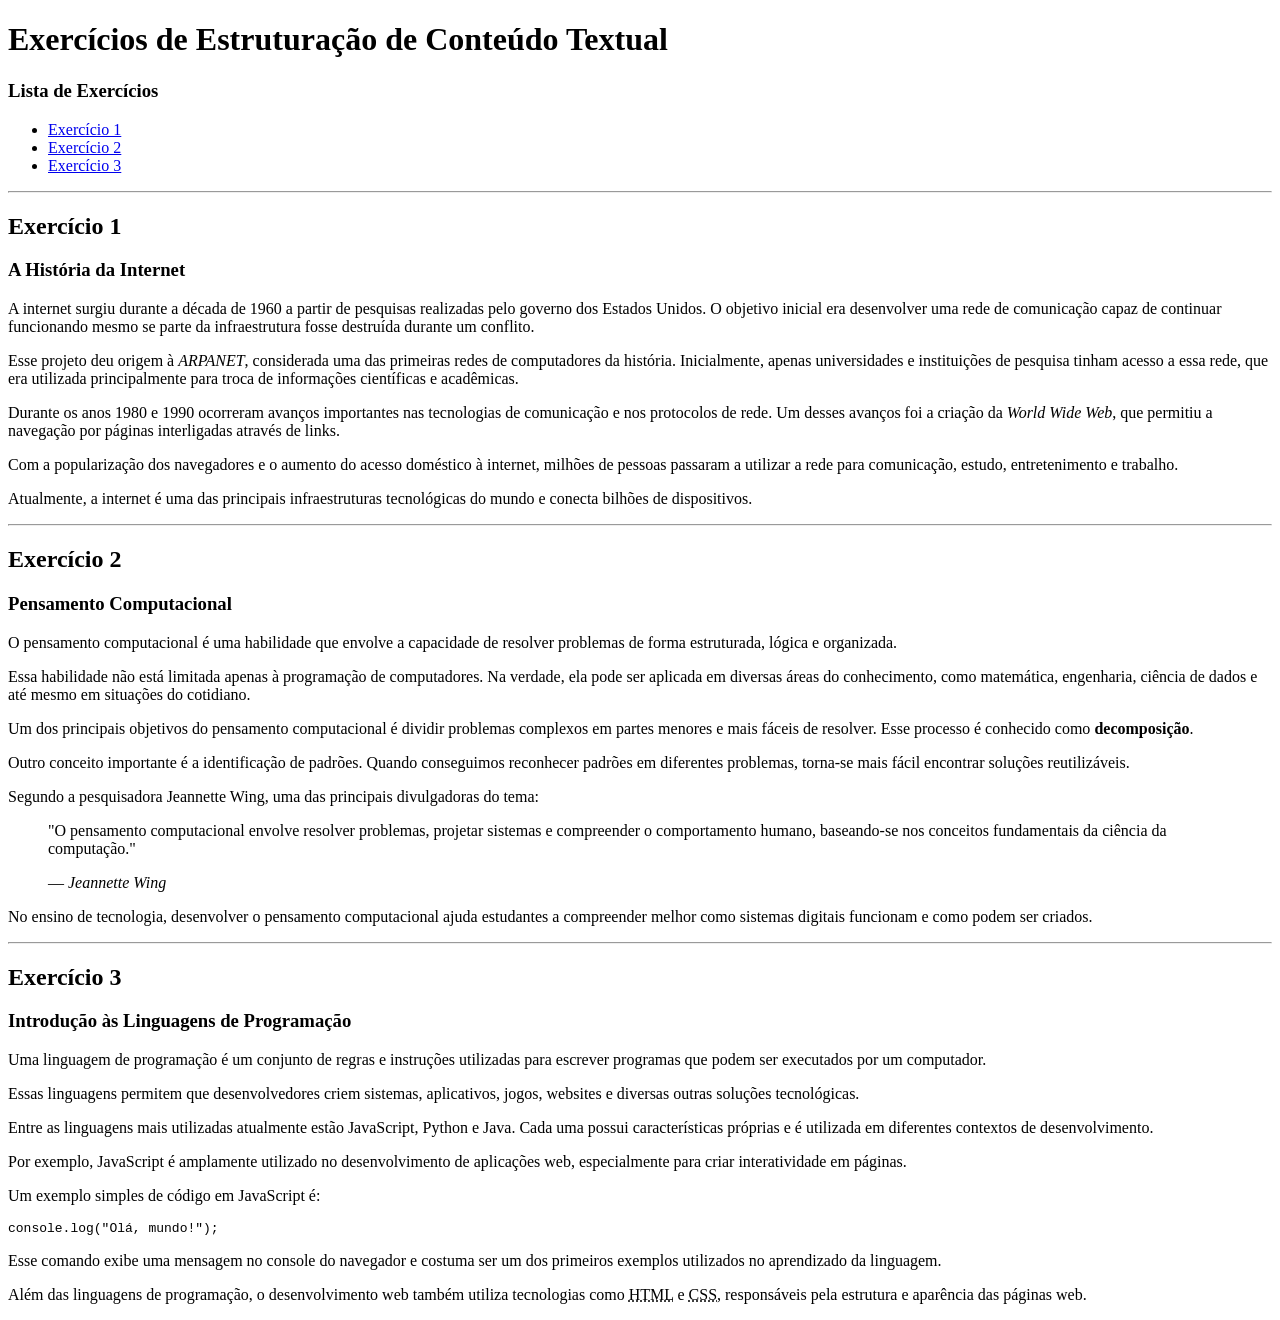
<file: Estruturação de Texto com HTML Semântico/index.html>
<!DOCTYPE html>
<html lang="pt-BR">
<head>
    <meta charset="UTF-8">
    <meta name="viewport" content="width=device-width, initial-scale=1.0">
    <title>Estruturação de Texto com HTML Semântico</title>
    <h1>Exercícios de Estruturação de Conteúdo Textual</h1>
    <nav>
        <h3> Lista de Exercícios</h3>
        <ul>
            <li><a href="#1">Exercício 1</a></li>
            <li><a href="#2">Exercício 2</a></li>
            <li><a href="#3">Exercício 3</a></li>
        </ul>
    </nav>
</head>
<body>

    

    <hr>

    <h2 id="1">Exercício 1</h2>
    <h3>A História da Internet</h3>

    <p>
        A internet surgiu durante a década de 1960 a partir de pesquisas realizadas pelo governo dos Estados Unidos.
        O objetivo inicial era desenvolver uma rede de comunicação capaz de continuar funcionando mesmo se parte da
        infraestrutura fosse destruída durante um conflito.
    </p>

    <p>
        Esse projeto deu origem à <em>ARPANET</em>, considerada uma das primeiras redes de computadores da história.
        Inicialmente, apenas universidades e instituições de pesquisa tinham acesso a essa rede, que era utilizada
        principalmente para troca de informações científicas e acadêmicas.
    </p>

    <p>
        Durante os anos 1980 e 1990 ocorreram avanços importantes nas tecnologias de comunicação e nos protocolos de rede.
        Um desses avanços foi a criação da <em>World Wide Web</em>, que permitiu a navegação por páginas interligadas
        através de links.
    </p>

    <p>
        Com a popularização dos navegadores e o aumento do acesso doméstico à internet, milhões de pessoas passaram
        a utilizar a rede para comunicação, estudo, entretenimento e trabalho.
    </p>

    <p>
        Atualmente, a internet é uma das principais infraestruturas tecnológicas do mundo e conecta bilhões de dispositivos.
    </p>

    <hr>

    <h2 id="2">Exercício 2</h2>
    <h3>Pensamento Computacional</h3>

    <p>
        O pensamento computacional é uma habilidade que envolve a capacidade de resolver problemas de forma estruturada,
        lógica e organizada.
    </p>

    <p>
        Essa habilidade não está limitada apenas à programação de computadores. Na verdade, ela pode ser aplicada em
        diversas áreas do conhecimento, como matemática, engenharia, ciência de dados e até mesmo em situações do cotidiano.
    </p>

    <p>
        Um dos principais objetivos do pensamento computacional é dividir problemas complexos em partes menores e mais
        fáceis de resolver. Esse processo é conhecido como <strong>decomposição</strong>.
    </p>

    <p>
        Outro conceito importante é a identificação de padrões. Quando conseguimos reconhecer padrões em diferentes problemas,
        torna-se mais fácil encontrar soluções reutilizáveis.
    </p>

    <p>Segundo a pesquisadora Jeannette Wing, uma das principais divulgadoras do tema:</p>

    <blockquote>
        <p>
            "O pensamento computacional envolve resolver problemas, projetar sistemas e compreender o comportamento humano,
            baseando-se nos conceitos fundamentais da ciência da computação."
        </p>
        <footer>— <cite>Jeannette Wing</cite></footer>
    </blockquote>

    <p>
        No ensino de tecnologia, desenvolver o pensamento computacional ajuda estudantes a compreender melhor como sistemas
        digitais funcionam e como podem ser criados.
    </p>

    <hr>

    <h2 id="3">Exercício 3</h2>
    <h3>Introdução às Linguagens de Programação</h3>

    <p>
        Uma linguagem de programação é um conjunto de regras e instruções utilizadas para escrever programas que podem ser
        executados por um computador.
    </p>

    <p>
        Essas linguagens permitem que desenvolvedores criem sistemas, aplicativos, jogos, websites e diversas outras
        soluções tecnológicas.
    </p>

    <p>
        Entre as linguagens mais utilizadas atualmente estão JavaScript, Python e Java. Cada uma possui características
        próprias e é utilizada em diferentes contextos de desenvolvimento.
    </p>

    <p>
        Por exemplo, JavaScript é amplamente utilizado no desenvolvimento de aplicações web, especialmente para criar
        interatividade em páginas.
    </p>

    <p>Um exemplo simples de código em JavaScript é:</p>

    <pre><code>console.log("Olá, mundo!");</code></pre>

    <p>
        Esse comando exibe uma mensagem no console do navegador e costuma ser um dos primeiros exemplos utilizados no
        aprendizado da linguagem.
    </p>

    <p>
        Além das linguagens de programação, o desenvolvimento web também utiliza tecnologias como
        <abbr title="HyperText Markup Language">HTML</abbr> e
        <abbr title="Cascading Style Sheets">CSS</abbr>, responsáveis pela estrutura e aparência das páginas web.
    </p>

</body>
</html>
</file>
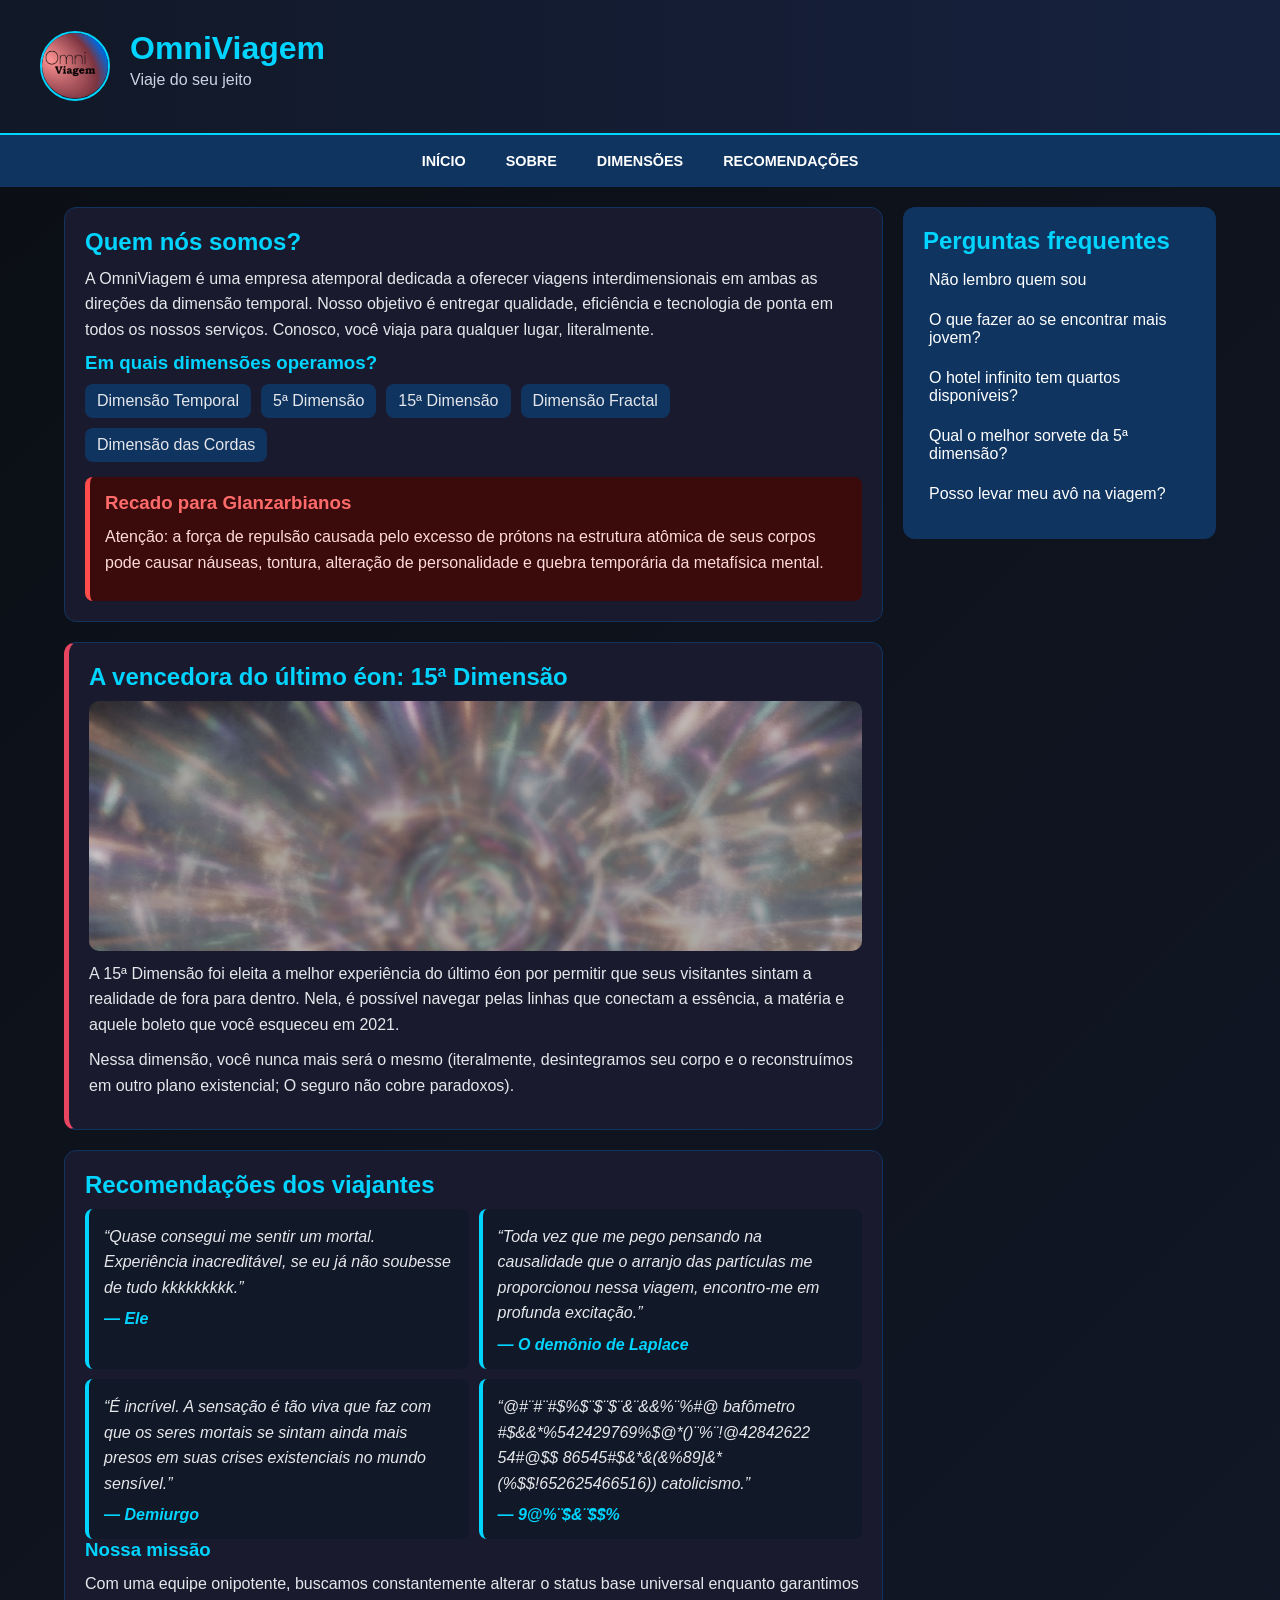
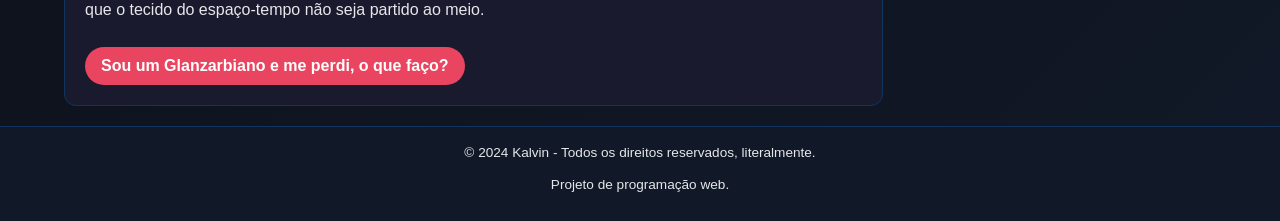
<file: Trabalho avaliativo do trimestre/index.html>
<!DOCTYPE html>
<html lang="pt-br">
<head>
    <meta charset="UTF-8">
    <meta name="viewport" content="width=device-width, initial-scale=1.0">
    <title>OmniViagem - Viaje do seu jeito</title>
    <link rel="stylesheet" href="style.css">
</head>
<body>

    <header>
        <div class="header-container">
            <div class="logo-circulo">
                <img src="img/logo.png" alt="Logo da OmniViagem">
            </div>

            <div class="header-text">
                <h1>OmniViagem</h1>
                <p>Viaje do seu jeito</p>
            </div>
        </div>
    </header>

    <nav>
        <a href="#">Início</a>
        <a href="#">Sobre</a>
        <a href="#">Dimensões</a>
        <a href="#">Recomendações</a>
    </nav>

    <div class="container-principal">
        <main>

            <section>
                <h2>Quem nós somos?</h2>

                <p>
                    A OmniViagem é uma empresa atemporal dedicada a oferecer viagens interdimensionais 
                    em ambas as direções da dimensão temporal. Nosso objetivo é entregar qualidade, 
                    eficiência e tecnologia de ponta em todos os nossos serviços. Conosco, você viaja 
                    para qualquer lugar, literalmente.
                </p>

                <h3>Em quais dimensões operamos?</h3>

                <ul class="lista-dimensoes">
                    <li>Dimensão Temporal</li>
                    <li>5ª Dimensão</li>
                    <li>15ª Dimensão</li>
                    <li>Dimensão Fractal</li>
                    <li>Dimensão das Cordas</li>
                </ul>

                <div class="aviso">
                    <h3>Recado para Glanzarbianos</h3>
                    <p>
                        Atenção: a força de repulsão causada pelo excesso de prótons na estrutura
                        atômica de seus corpos pode causar náuseas, tontura, alteração de personalidade
                        e quebra temporária da metafísica mental.
                    </p>
                </div>
            </section>

            <article>
                <h2>A vencedora do último éon: 15ª Dimensão</h2>

                <div class="imagem-viagem">
                    <img src="img/viagem.png" alt="Interior da nave OmniViagem">
                </div>

                <p>
                    A 15ª Dimensão foi eleita a melhor experiência do último éon por permitir que
                    seus visitantes sintam a realidade de fora para dentro. Nela, é possível navegar
                    pelas linhas que conectam a essência, a matéria e aquele boleto que você esqueceu
                    em 2021.
                </p>

                <p>
                    Nessa dimensão, você nunca mais será o mesmo (iteralmente, desintegramos seu corpo
                    e o reconstruímos em outro plano existencial; O seguro não cobre paradoxos).
                </p>
            </article>

            <section>
                <h2>Recomendações dos viajantes</h2>

                <div class="depoimentos">
                    <blockquote>
                        <p>
                            “Quase consegui me sentir um mortal. Experiência inacreditável, se eu já não 
                            soubesse de tudo kkkkkkkkk.”
                        </p>
                        <cite>— Ele</cite>
                    </blockquote>

                    <blockquote>
                        <p>
                            “Toda vez que me pego pensando na causalidade que o arranjo das partículas me 
                            proporcionou nessa viagem, encontro-me em profunda excitação.”
                        </p>
                        <cite>— O demônio de Laplace</cite>
                    </blockquote>

                    <blockquote>
                        <p>
                            “É incrível. A sensação é tão viva que faz com que os seres mortais se sintam 
                            ainda mais presos em suas crises existenciais no mundo sensível.”
                        </p>
                        <cite>— Demiurgo</cite>
                    </blockquote>

                    <blockquote>
                        <p>
                            “@#¨#¨#$%$¨$¨$¨&¨&&%¨%#@ bafômetro #$&&*%542429769%$@*()¨%¨!@42842622 54#@$$
                            86545#$&*&(&%89]&*(%$$!652625466516)) catolicismo.”
                        </p>
                        <cite>— 9@%¨$&¨$$%</cite>
                    </blockquote>
                </div>

                <h3>Nossa missão</h3>

                <p>
                    Com uma equipe onipotente, buscamos constantemente alterar o status base universal 
                    enquanto garantimos que o tecido do espaço-tempo não seja partido ao meio.
                </p>

                <a href="#" class="botao-glanzarbiano">
                    Sou um Glanzarbiano e me perdi, o que faço?
                </a>
            </section>

        </main>

        <aside>
            <h2>Perguntas frequentes</h2>

            <ul>
                <li><a href="#">Não lembro quem sou</a></li>
                <li><a href="#">O que fazer ao se encontrar mais jovem?</a></li>
                <li><a href="#">O hotel infinito tem quartos disponíveis?</a></li>
                <li><a href="#">Qual o melhor sorvete da 5ª dimensão?</a></li>
                <li><a href="#">Posso levar meu avô na viagem?</a></li>
            </ul>
        </aside>
    </div>

    <footer>
        <p>&copy; 2024 Kalvin - Todos os direitos reservados, literalmente.</p>
        <p>Projeto de programação web.</p>
    </footer>

</body>
</html>
</file>
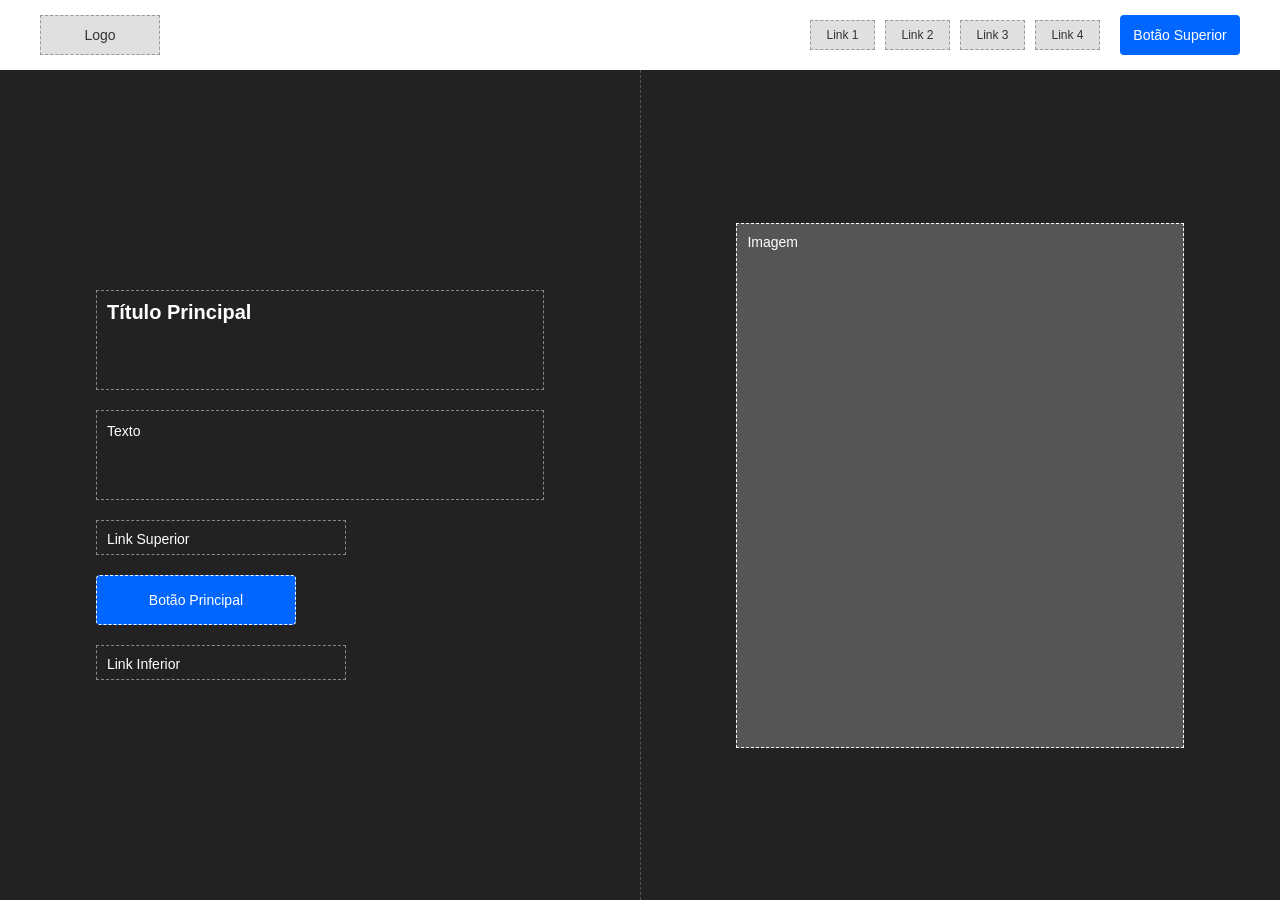
<file: Criação de layouts usando flexbox/Layout1/index.html>
<!DOCTYPE html>
<html lang="pt-BR">
<head>
    <meta charset="UTF-8">
    <meta name="viewport" content="width=device-width, initial-scale=1.0">
    <title>Layout 1</title>
    <link rel="stylesheet" href="style.css">
</head>
<body>

    <header>
        <div class="slot logo-slot">Logo</div>
        
        <div class="nav-container">
            <nav>
                <div class="slot nav-link">Link 1</div>
                <div class="slot nav-link">Link 2</div>
                <div class="slot nav-link">Link 3</div>
                <div class="slot nav-link">Link 4</div>
            </nav>
            <div class="slot btn-header">Botão Superior</div>
        </div>
    </header>

    <main>
        <section class="left-col">
            <div class="content-wrapper">
                <div class="slot title-slot">
                    <strong>Título Principal</strong>
                </div>
                
                <div class="slot desc-slot">
                    Texto
                </div>
                
                <div class="slot link-minor-slot">
                    Link Superior
                </div>
                
                <div class="slot btn-main-slot">
                    Botão Principal
                </div>
                
                <div class="slot link-bottom-slot">
                    Link Inferior
                </div>
            </div>
        </section>

        <section class="right-col">
            <div class="slot image-slot">
                Imagem
            </div>
        </section>
    </main>

</body>
</html>
</file>
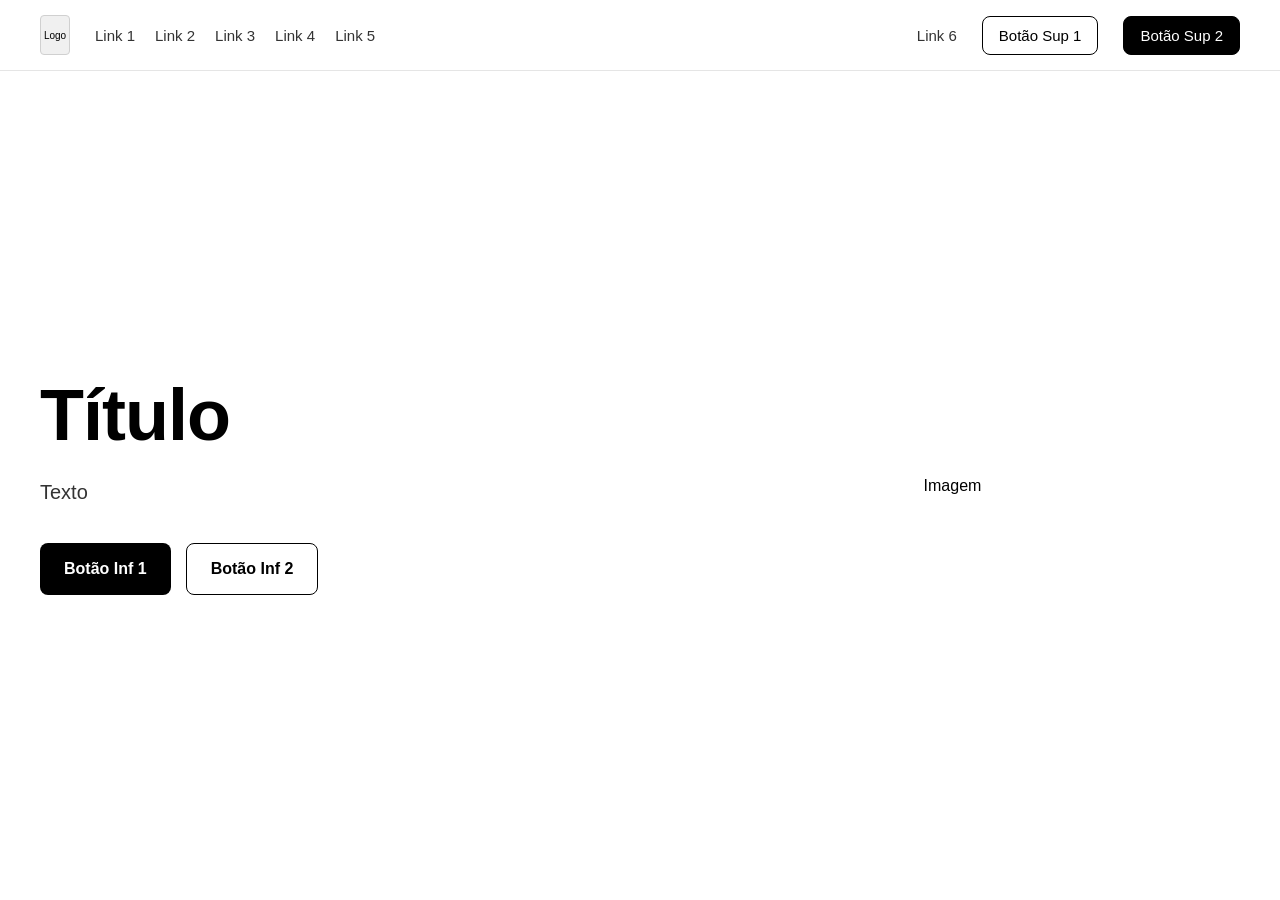
<file: Criação de layouts usando flexbox/Layout2/index.html>
<!DOCTYPE html>
<html lang="pt-PT">
<head>
    <meta charset="UTF-8">
    <meta name="viewport" content="width=device-width, initial-scale=1.0">
    <title>Layout 2</title>
    <link rel="stylesheet" href="style.css">
</head>
<body>

    <header>
        <div class="header-left">
            <div class="slot logo-slot">Logo</div>
            <nav class="nav-links">
                <div class="slot link-slot">Link 1</div>
                <div class="slot link-slot">Link 2</div>
                <div class="slot link-slot">Link 3</div>
                <div class="slot link-slot">Link 4</div>
                <div class="slot link-slot">Link 5</div>
            </nav>
        </div>
        
        <div class="header-right">
            <div class="slot link-slot">Link 6</div>
            <div class="slot btn-outline-header">Botão Sup 1</div>
            <div class="slot btn-solid-header">Botão Sup 2</div>
        </div>
    </header>

    <main>
        <section class="left-col">
            <div class="content-wrapper">
                <div class="slot title-slot">
                    <strong>Título</strong>
                </div>
                
                <div class="slot desc-slot">
                    Texto 
                </div>
                
                <div class="button-group">
                    <div class="slot btn-solid-main">
                        Botão Inf 1
                    </div>
                    <div class="slot btn-outline-main">
                        Botão Inf 2
                    </div>
                </div>
            </div>
        </section>

        <section class="right-col">
            <div class="slot image-column-slot">
                Imagem 
            </div>
        </section>
    </main>

</body>
</html>
</file>
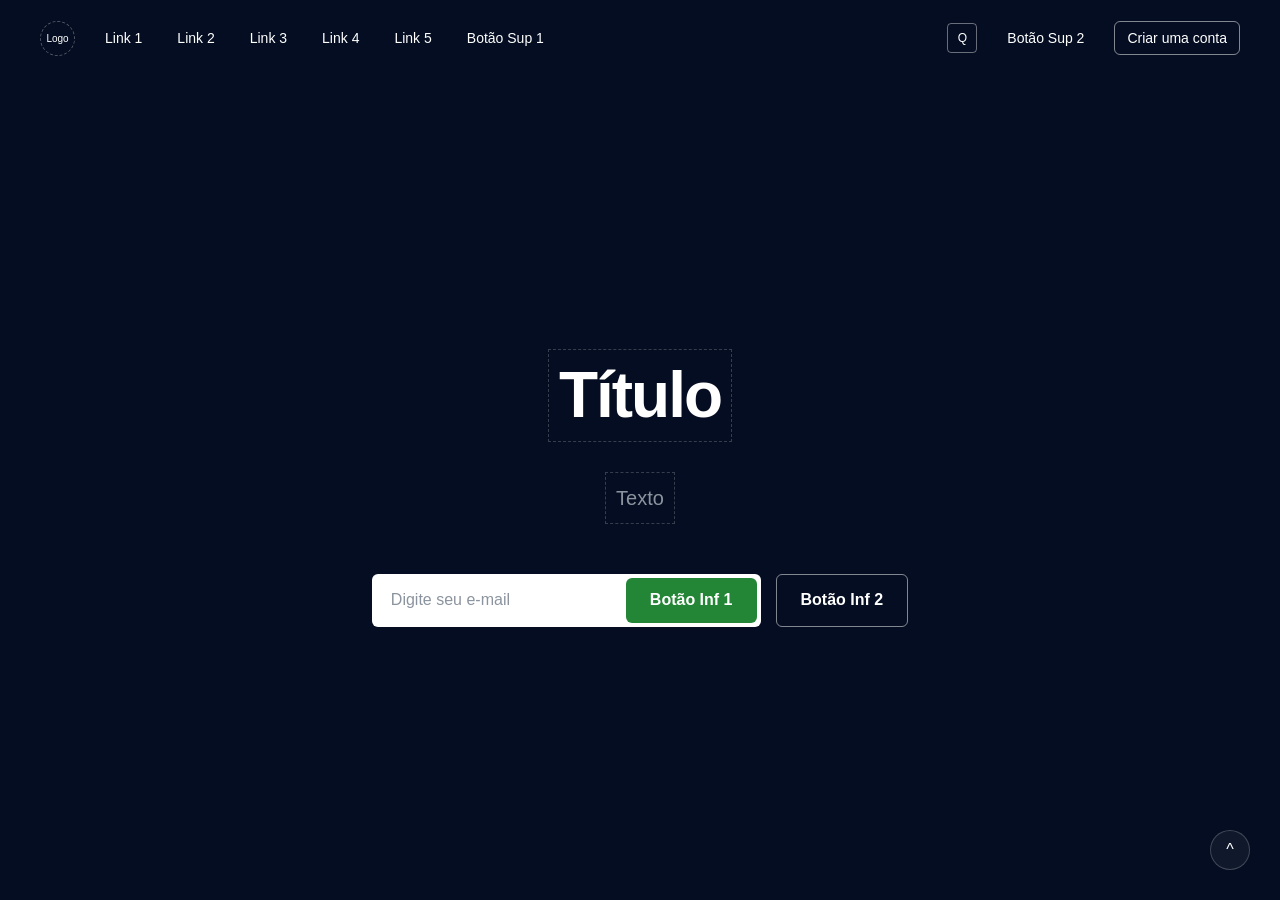
<file: Criação de layouts usando flexbox/Layout3/index.html>
<!DOCTYPE html>
<html lang="pt-BR">
<head>
    <meta charset="UTF-8">
    <meta name="viewport" content="width=device-width, initial-scale=1.0">
    <title>Layout 3</title>
    <link rel="stylesheet" href="style.css">
</head>
<body>

    <header>
        <div class="header-left">
            <div class="slot logo-slot">Logo</div>
            <nav class="nav-links">
                <div class="slot link-slot">Link 1</div>
                <div class="slot link-slot">Link 2</div>
                <div class="slot link-slot">Link 3</div>
                <div class="slot link-slot">Link 4</div>
                <div class="slot link-slot">Link 5</div>
                <div class="slot link-slot">Botão Sup 1</div>
            </nav>
        </div>
        
        <div class="header-right">
            <div class="slot search-slot">Q</div>
            <div class="slot link-slot">Botão Sup 2</div>
            <div class="slot btn-outline-header">Criar uma conta</div>
        </div>
    </header>

    <main>
        <section class="hero-section">
            <div class="content-wrapper">
                <div class="slot title-slot">
                    Título
                </div>
                
                <div class="slot desc-slot">
                    Texto
                </div>
                
                <div class="action-group">
                    <div class="input-group">
                        <div class="slot input-slot">Digite seu e-mail</div>
                        <div class="slot btn-green-main">Botão Inf 1</div>
                    </div>
                    <div class="slot btn-outline-main">Botão Inf 2</div>
                </div>
            </div>
        </section>
    </main>

    <div class="slot floating-up-btn">^</div>

</body>
</html>
</file>
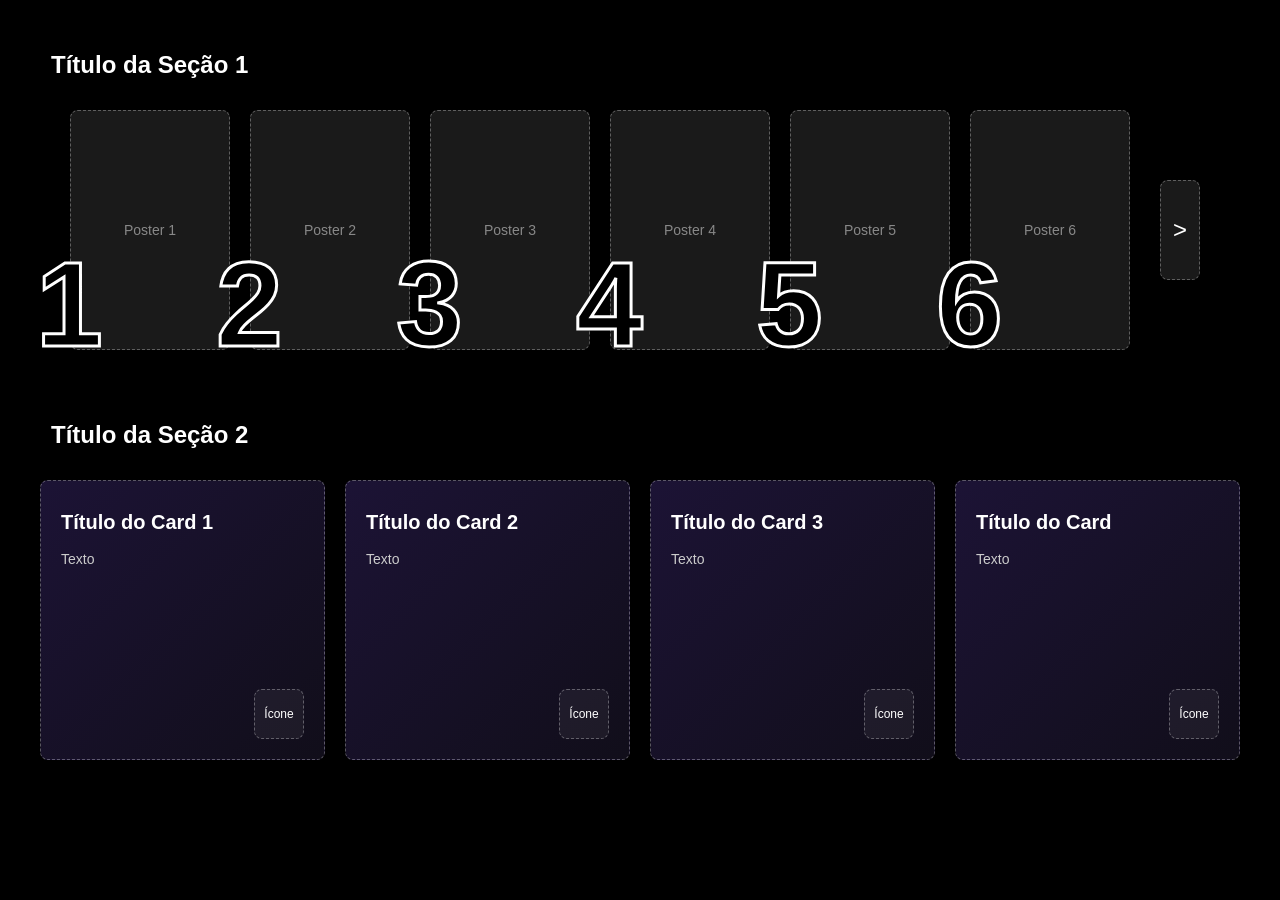
<file: Criação de layouts usando flexbox/Layout4/index.html>
<!DOCTYPE html>
<html lang="pt-BR">
<head>
    <meta charset="UTF-8">
    <meta name="viewport" content="width=device-width, initial-scale=1.0">
    <title>Layout 4</title>
    <link rel="stylesheet" href="style.css">
</head>
<body>

    <main class="layout-container">
        
        <section class="trending-section">
            <h2 class="slot section-title">Título da Seção 1</h2>
            
            <div class="carousel-wrapper">
                <div class="slot poster-slot">
                    <span class="rank-number">1</span>
                    <div class="poster-image">Poster 1</div>
                </div>
                <div class="slot poster-slot">
                    <span class="rank-number">2</span>
                    <div class="poster-image">Poster 2</div>
                </div>
                <div class="slot poster-slot">
                    <span class="rank-number">3</span>
                    <div class="poster-image">Poster 3</div>
                </div>
                <div class="slot poster-slot">
                    <span class="rank-number">4</span>
                    <div class="poster-image">Poster 4</div>
                </div>
                <div class="slot poster-slot">
                    <span class="rank-number">5</span>
                    <div class="poster-image">Poster 5</div>
                </div>
                <div class="slot poster-slot">
                    <span class="rank-number">6</span>
                    <div class="poster-image">Poster 6</div>
                </div>
                
                <div class="slot arrow-btn">&gt;</div>
            </div>
        </section>

        <section class="reasons-section">
            <h2 class="slot section-title">Título da Seção 2</h2>
            
            <div class="cards-grid">
                <div class="slot reason-card">
                    <h3 class="card-title">Título do Card 1</h3>
                    <p class="card-text">Texto</p>
                    <div class="slot card-icon">Ícone</div>
                </div>
                <div class="slot reason-card">
                    <h3 class="card-title">Título do Card 2</h3>
                    <p class="card-text">Texto</p>
                    <div class="slot card-icon">Ícone</div>
                </div>
                <div class="slot reason-card">
                    <h3 class="card-title">Título do Card 3</h3>
                    <p class="card-text">Texto</p>
                    <div class="slot card-icon">Ícone</div>
                </div>
                <div class="slot reason-card">
                    <h3 class="card-title">Título do Card</h3>
                    <p class="card-text">Texto</p>
                    <div class="slot card-icon">Ícone</div>
                </div>
            </div>
        </section>

    </main>

</body>
</html>
</file>
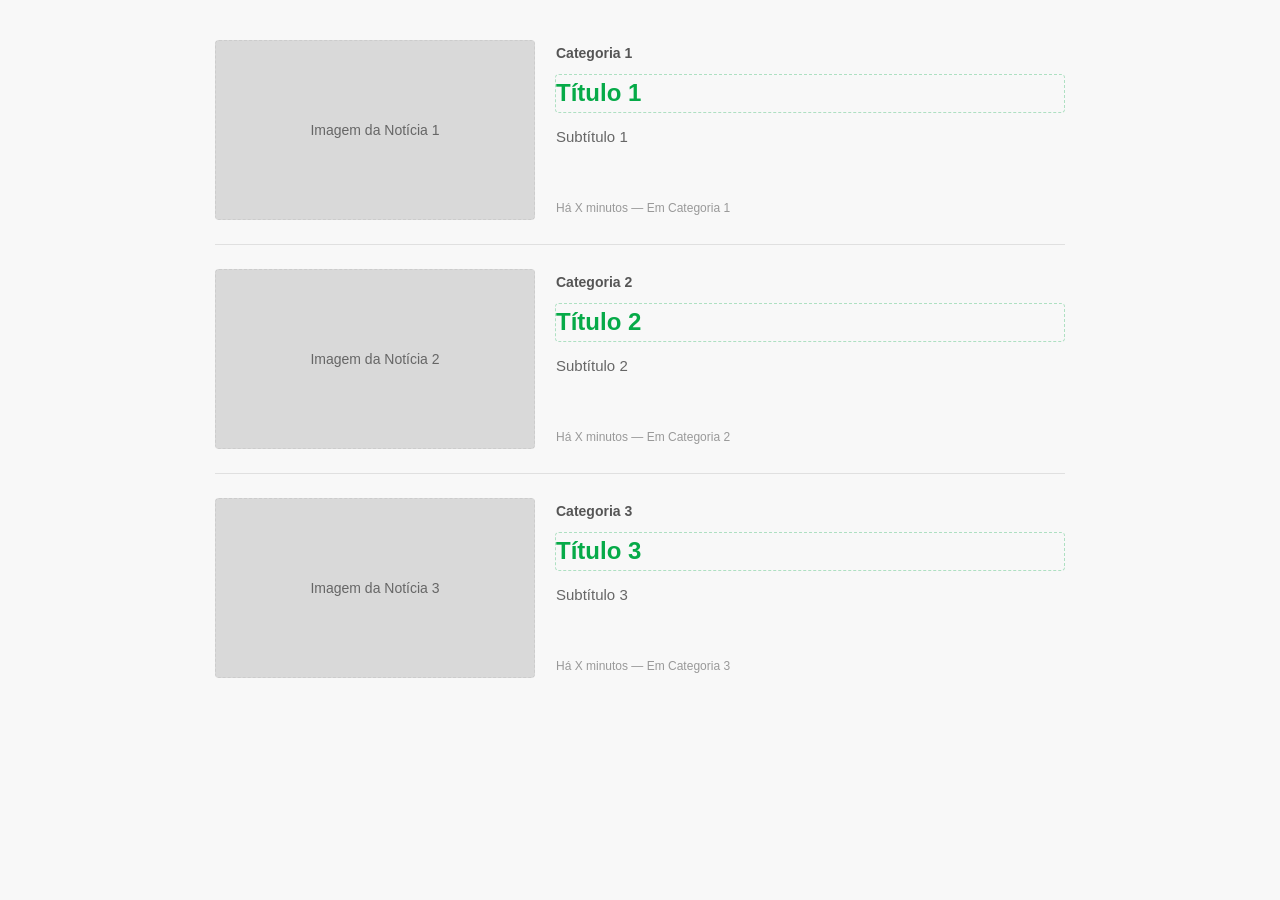
<file: Criação de layouts usando flexbox/Layout5/index.html>
<!DOCTYPE html>
<html lang="pt-BR">
<head>
    <meta charset="UTF-8">
    <meta name="viewport" content="width=device-width, initial-scale=1.0">
    <title>Layout 5</title>
    <link rel="stylesheet" href="style.css">
</head>
<body>

    <main class="news-list-container">
        
        <article class="news-item">
            <div class="slot image-slot">Imagem da Notícia 1</div>
            <div class="news-content">
                <div class="slot category-slot">Categoria 1</div>
                <h2 class="slot title-slot">Título 1</h2>
                <p class="slot summary-slot">Subtítulo 1</p>
                <div class="slot meta-slot">Há X minutos — Em Categoria 1</div>
            </div>
        </article>

        <article class="news-item">
            <div class="slot image-slot">Imagem da Notícia 2</div>
            <div class="news-content">
                <div class="slot category-slot">Categoria 2</div>
                <h2 class="slot title-slot">Título 2</h2>
                <p class="slot summary-slot">Subtítulo 2</p>
                <div class="slot meta-slot">Há X minutos — Em Categoria 2</div>
            </div>
        </article>

        <article class="news-item">
            <div class="slot image-slot">Imagem da Notícia 3</div>
            <div class="news-content">
                <div class="slot category-slot">Categoria 3</div>
                <h2 class="slot title-slot">Título 3</h2>
                <p class="slot summary-slot">Subtítulo 3</p>
                <div class="slot meta-slot">Há X minutos — Em Categoria 3</div>
            </div>
        </article>

    </main>

</body>
</html>
</file>
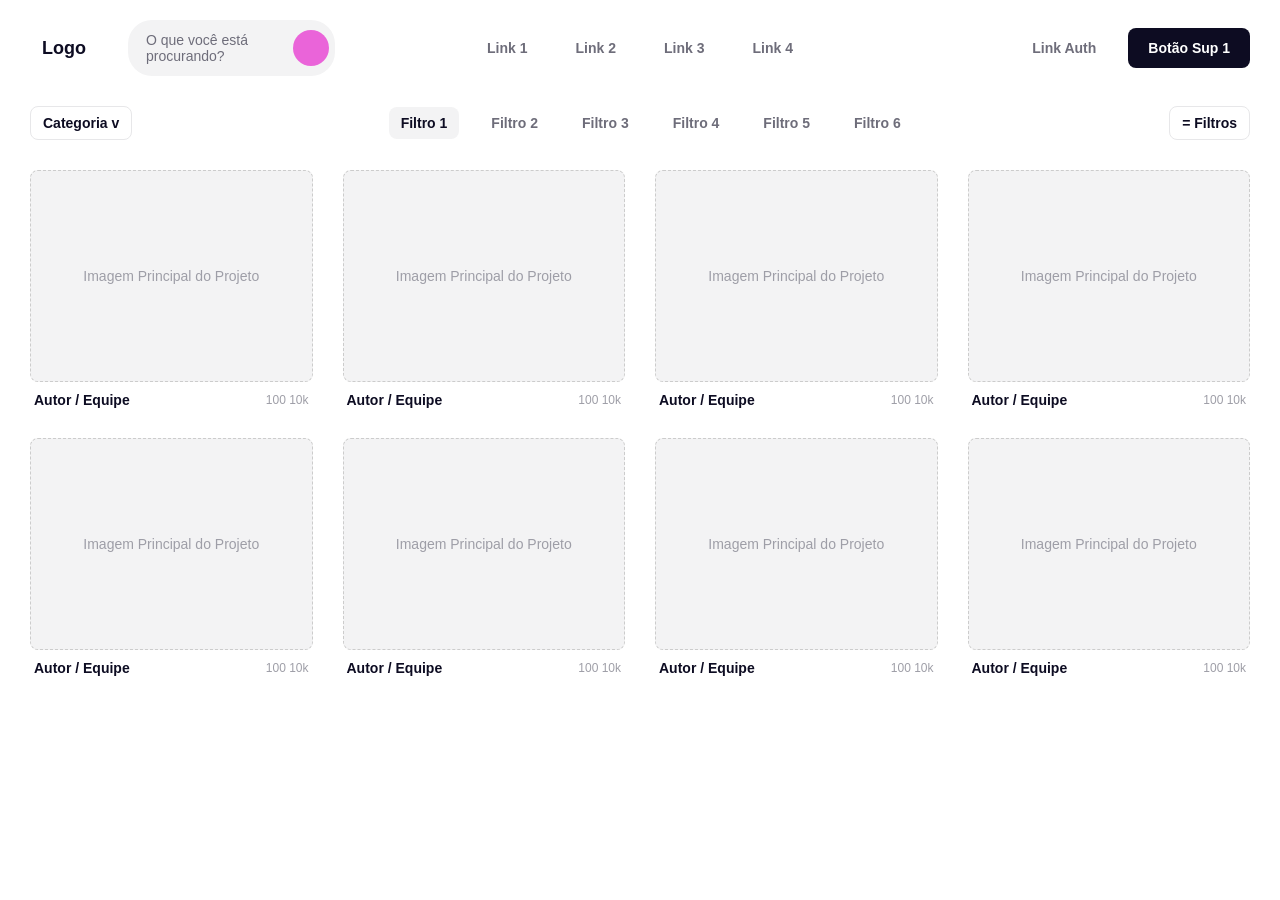
<file: Criação de layouts usando flexbox/Layout6/index.html>
<!DOCTYPE html>
<html lang="pt-BR">
<head>
    <meta charset="UTF-8">
    <meta name="viewport" content="width=device-width, initial-scale=1.0">
    <title>Layout 6</title>
    <link rel="stylesheet" href="style.css">
</head>
<body>

    <header class="main-header">
        <div class="header-left">
            <div class="slot logo-slot">Logo</div>
            
            <div class="search-wrapper">
                <div class="slot search-input">O que você está procurando?</div>
                <div class="slot search-btn"></div>
            </div>
        </div>

        <nav class="nav-links">
            <div class="slot link-slot">Link 1</div>
            <div class="slot link-slot">Link 2</div>
            <div class="slot link-slot">Link 3</div>
            <div class="slot link-slot">Link 4</div>
        </nav>

        <div class="header-right">
            <div class="slot link-slot">Link Auth</div>
            <div class="slot btn-dark">Botão Sup 1</div>
        </div>
    </header>

    <div class="sub-header">
        <div class="slot dropdown-slot">Categoria v</div>
        
        <nav class="categories-nav">
            <div class="slot cat-active">Filtro 1</div>
            <div class="slot cat-slot">Filtro 2</div>
            <div class="slot cat-slot">Filtro 3</div>
            <div class="slot cat-slot">Filtro 4</div>
            <div class="slot cat-slot">Filtro 5</div>
            <div class="slot cat-slot">Filtro 6</div>
        </nav>
        
        <div class="slot filter-btn-slot">= Filtros</div>
    </div>

    <main class="gallery-container">
        <div class="cards-grid">
            
            <div class="card">
                <div class="slot card-image">Imagem Principal do Projeto</div>
                <div class="card-footer">
                    <div class="slot author-info">Autor / Equipe</div>
                    <div class="slot stats-info">100    10k</div>
                </div>
            </div>

            <div class="card">
                <div class="slot card-image">Imagem Principal do Projeto</div>
                <div class="card-footer">
                    <div class="slot author-info">Autor / Equipe</div>
                    <div class="slot stats-info">100    10k</div>
                </div>
            </div>

            <div class="card">
                <div class="slot card-image">Imagem Principal do Projeto</div>
                <div class="card-footer">
                    <div class="slot author-info">Autor / Equipe</div>
                    <div class="slot stats-info">100    10k</div>
                </div>
            </div>

            <div class="card">
                <div class="slot card-image">Imagem Principal do Projeto</div>
                <div class="card-footer">
                    <div class="slot author-info">Autor / Equipe</div>
                    <div class="slot stats-info">100    10k</div>
                </div>
            </div>

            <div class="card">
                <div class="slot card-image">Imagem Principal do Projeto</div>
                <div class="card-footer">
                    <div class="slot author-info">Autor / Equipe</div>
                    <div class="slot stats-info">100    10k</div>
                </div>
            </div>

            <div class="card">
                <div class="slot card-image">Imagem Principal do Projeto</div>
                <div class="card-footer">
                    <div class="slot author-info">Autor / Equipe</div>
                    <div class="slot stats-info">100    10k</div>
                </div>
            </div>
            
            <div class="card">
                <div class="slot card-image">Imagem Principal do Projeto</div>
                <div class="card-footer">
                    <div class="slot author-info">Autor / Equipe</div>
                    <div class="slot stats-info">100    10k</div>
                </div>
            </div>

            <div class="card">
                <div class="slot card-image">Imagem Principal do Projeto</div>
                <div class="card-footer">
                    <div class="slot author-info">Autor / Equipe</div>
                    <div class="slot stats-info">100    10k</div>
                </div>
            </div>

        </div>
    </main>

</body>
</html>
</file>
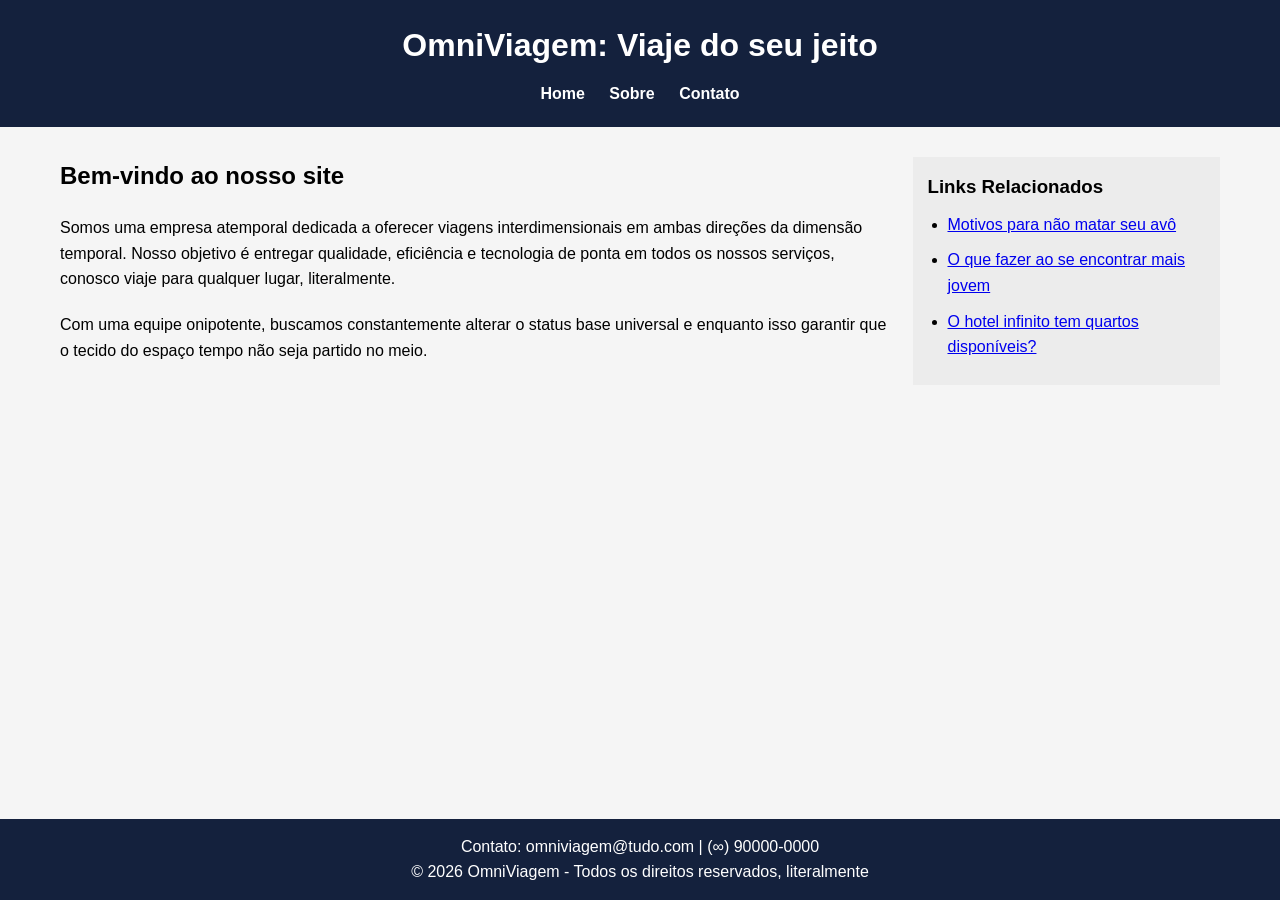
<file: Estrutura HTML Semântico/ex1.html>
<!DOCTYPE html>
<html lang="pt-BR">
<head>
    <meta charset="UTF-8">
    <meta name="viewport" content="width=device-width, initial-scale=1.0">
    <title>OmniViagem</title>

    <style>
        * {
            margin: 0;
            padding: 0;
            box-sizing: border-box;
        }

        body {
            font-family: Arial, sans-serif;
            line-height: 1.6;
            min-height: 100vh;
            display: flex;
            flex-direction: column;
            background-color: #f5f5f5;
        }

        header {
            background-color: #14213d;
            color: white;
            padding: 20px;
            text-align: center;
        }

        nav ul {
            list-style: none;
            margin-top: 10px;
        }

        nav ul li {
            display: inline;
            margin: 0 10px;
        }

        nav ul li a {
            color: white;
            text-decoration: none;
            font-weight: bold;
        }

        main {
            display: flex;
            gap: 20px;
            padding: 30px 20px;
            max-width: 1200px;
            width: 100%;
            margin: auto;
            flex: 1;
            align-items: flex-start;
        }

        section {
            flex: 3;
        }

        section h2 {
            margin-bottom: 20px;
        }

        section p {
            margin-bottom: 20px;
        }

        aside {
            flex: 1;
            background-color: #ececec;
            padding: 15px;
        }

        aside h3 {
            margin-bottom: 10px;
        }

        aside ul {
            padding-left: 20px;
        }

        aside li {
            margin-bottom: 10px;
        }

        footer {
            background-color: #14213d;
            color: white;
            text-align: center;
            padding: 15px;
        }
    </style>
</head>
<body>

    <header>
        <h1>OmniViagem: Viaje do seu jeito</h1>
        <nav>
            <ul>
                <li><a href="#">Home</a></li>
                <li><a href="#">Sobre</a></li>
                <li><a href="#">Contato</a></li>
            </ul>
        </nav>
    </header>

    <main>
        <section>
            <h2>Bem-vindo ao nosso site</h2>

            <p>
                Somos uma empresa atemporal dedicada a oferecer viagens interdimensionais em ambas direções da dimensão temporal.
                Nosso objetivo é entregar qualidade, eficiência e tecnologia de ponta em todos os nossos serviços, conosco viaje para qualquer lugar, literalmente.
            </p>

            <p>
                Com uma equipe onipotente, buscamos constantemente alterar o status base universal e enquanto isso garantir que o tecido do espaço tempo não seja partido no meio.
            </p>
        </section>

        <aside>
            <h3>Links Relacionados</h3>
            <ul>
                <li><a href="#">Motivos para não matar seu avô</a></li>
                <li><a href="#">O que fazer ao se encontrar mais jovem</a></li>
                <li><a href="#">O hotel infinito tem quartos disponíveis?</a></li>
            </ul>
        </aside>
    </main>

    <footer>
        <p>Contato: omniviagem@tudo.com | (∞) 90000-0000</p>
        <p>&copy; 2026 OmniViagem - Todos os direitos reservados, literalmente</p>
    </footer>

</body>
</html>
</file>
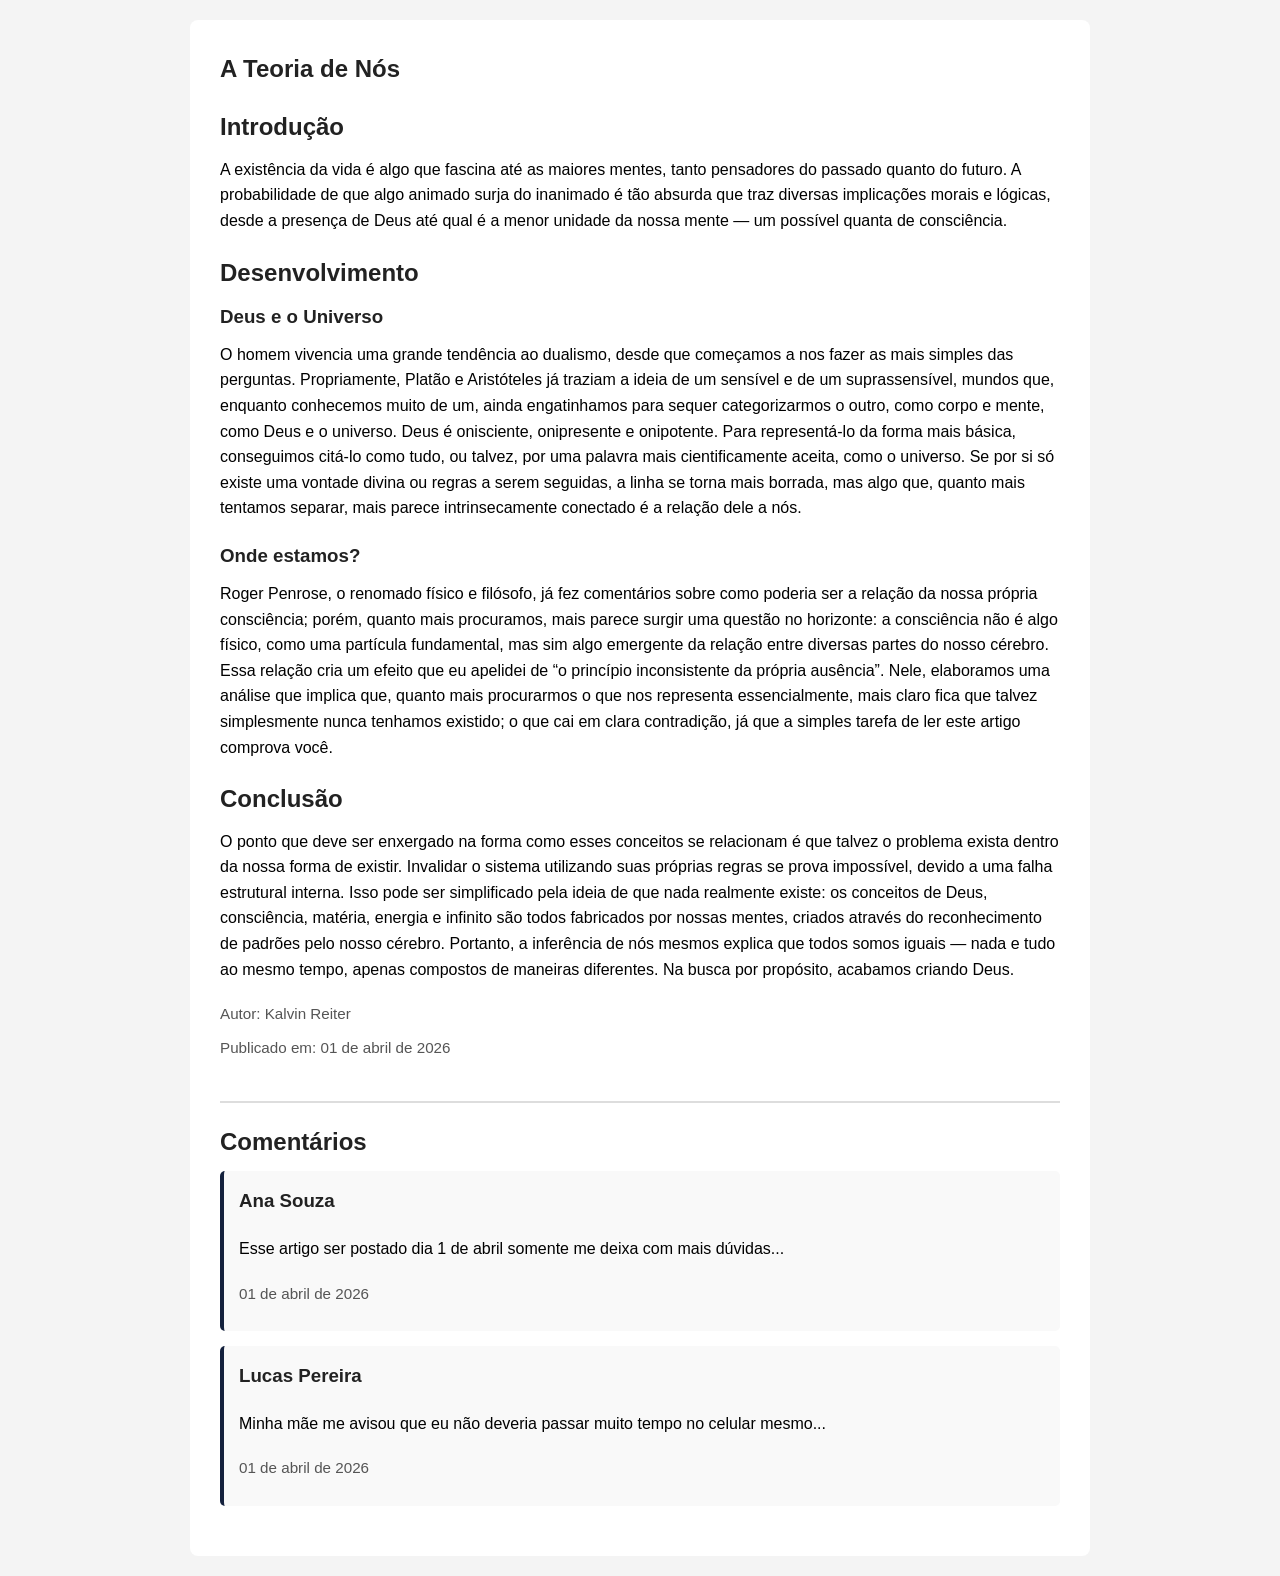
<file: Estrutura HTML Semântico/ex2.html>
<!DOCTYPE html>
<html lang="pt-BR">
<head>
    <meta charset="UTF-8">
    <meta name="viewport" content="width=device-width, initial-scale=1.0">
    <title>Artigo: A Teoria de Nós</title>

    <style>
        * {
            margin: 0;
            padding: 0;
            box-sizing: border-box;
        }

        body {
            font-family: Arial, sans-serif;
            line-height: 1.6;
            background-color: #f4f4f4;
            padding: 20px;
        }

        main {
            max-width: 900px;
            margin: auto;
            background-color: white;
            padding: 30px;
            border-radius: 8px;
        }

        article {
            margin-bottom: 30px;
        }

        article header {
            margin-bottom: 20px;
        }

        article footer {
            margin-top: 20px;
            color: #555;
            font-size: 0.95rem;
        }

        section {
            margin-bottom: 20px;
        }

        h1, h2, h3 {
            margin-bottom: 10px;
            color: #222;
        }

        p {
            margin-bottom: 10px;
        }

        .comentarios {
            margin-top: 40px;
            border-top: 2px solid #ddd;
            padding-top: 20px;
        }

        .comentario {
            background-color: #f9f9f9;
            padding: 15px;
            border-left: 4px solid #14213d;
            margin-bottom: 15px;
            border-radius: 5px;
        }
    </style>
</head>
<body>

    <main>
        <article>
            <header>
                <h1>A Teoria de Nós</h1>
            </header>

            <section>
                <h2>Introdução</h2>
                <p>
                    A existência da vida é algo que fascina até as maiores mentes, tanto pensadores
                    do passado quanto do futuro.
                    A probabilidade de que algo animado surja do inanimado é tão absurda que traz 
                    diversas implicações morais e lógicas, desde a presença de Deus até qual é a 
                    menor unidade da nossa mente — um possível quanta de consciência.
                </p>
            </section>

            <section>
                <h2>Desenvolvimento</h2>

                <section>
                    <h3>Deus e o Universo</h3>
                    <p>
                        O homem vivencia uma grande tendência ao dualismo, desde que começamos 
                        a nos fazer as mais simples das perguntas. Propriamente, Platão e 
                        Aristóteles já traziam a ideia de um sensível e de um suprassensível, 
                        mundos que, enquanto conhecemos muito de um, ainda engatinhamos para sequer 
                        categorizarmos o outro, como corpo e mente, como Deus e o universo.
                        Deus é onisciente, onipresente e onipotente. Para representá-lo da forma
                        mais básica, conseguimos citá-lo como tudo, ou talvez, por uma palavra mais
                        cientificamente aceita, como o universo. Se por si só existe uma vontade 
                        divina ou regras a serem seguidas, a linha se torna mais borrada, mas algo
                        que, quanto mais tentamos separar, mais parece intrinsecamente conectado 
                        é a relação dele a nós.
                    </p>
                </section>

                <section>
                    <h3>Onde estamos?</h3>
                    <p>
                        Roger Penrose, o renomado físico e filósofo, já fez comentários sobre como 
                        poderia ser a relação da nossa própria consciência; porém, quanto mais 
                        procuramos, mais parece surgir uma questão no horizonte: a consciência não 
                        é algo físico, como uma partícula fundamental, mas sim algo emergente da 
                        relação entre diversas partes do nosso cérebro.
                        Essa relação cria um efeito que eu apelidei de “o princípio inconsistente 
                        da própria ausência”. Nele, elaboramos uma análise que implica que, quanto 
                        mais procurarmos o que nos representa essencialmente, mais claro fica que 
                        talvez simplesmente nunca tenhamos existido; o que cai em clara contradição, 
                        já que a simples tarefa de ler este artigo comprova você.
                    </p>
                </section>
            </section>

            <section>
                <h2>Conclusão</h2>
                <p>
                    O ponto que deve ser enxergado na forma como esses conceitos se relacionam é 
                    que talvez o problema exista dentro da nossa forma de existir. Invalidar o 
                    sistema utilizando suas próprias regras se prova impossível, devido a uma falha 
                    estrutural interna.
                    Isso pode ser simplificado pela ideia de que nada realmente existe: os conceitos 
                    de Deus, consciência, matéria, energia e infinito são todos fabricados por nossas 
                    mentes, criados através do reconhecimento de padrões pelo nosso cérebro.
                    Portanto, a inferência de nós mesmos explica que todos somos iguais — nada e 
                    tudo ao mesmo tempo, apenas compostos de maneiras diferentes. Na busca por 
                    propósito, acabamos criando Deus.
                </p>
            </section>

            <footer>
                <p>Autor: Kalvin Reiter</p>
                <p>Publicado em: <time datetime="2026-04-01">01 de abril de 2026</time></p>
            </footer>
        </article>

        <section class="comentarios">
            <h2>Comentários</h2>

            <article class="comentario">
                <header>
                    <h3>Ana Souza</h3>
                </header>
                <p>
                    Esse artigo ser postado dia 1 de abril somente me deixa com mais dúvidas...
                </p>
                <footer>
                    <p><time datetime="2026-04-01">01 de abril de 2026</time></p>
                </footer>
            </article>

            <article class="comentario">
                <header>
                    <h3>Lucas Pereira</h3>
                </header>
                <p>
                    Minha mãe me avisou que eu não deveria passar muito tempo no celular mesmo...
                </p>
                <footer>
                    <p><time datetime="2026-04-01">01 de abril de 2026</time></p>
                </footer>
            </article>
        </section>
    </main>

</body>
</html>
</file>
<file: Trabalho avaliativo do trimestre/style.css>
* {
    margin: 0;
    padding: 0;
    box-sizing: border-box;
}

body {
    font-family: "Segoe UI", Arial, sans-serif;
    background: linear-gradient(135deg, #0b0e14, #111827);
    color: #e5e7eb;
    min-height: 100vh;
    display: flex;
    flex-direction: column;
}

header {
    background: linear-gradient(90deg, #111827, #16213e);
    padding: 30px 20px;
    border-bottom: 2px solid #00d4ff;
}

.header-container {
    max-width: 1200px;
    margin: 0 auto;
    display: flex;
    align-items: center;
    gap: 20px;
}

.logo-circulo {
    width: 70px;
    height: 70px;
    border-radius: 50%;
    overflow: hidden;
    border: 2px solid #00d4ff;
    flex-shrink: 0;
}

.logo-circulo img {
    width: 100%;
    height: 100%;
    object-fit: cover;
}

.header-text h1 {
    color: #00d4ff;
    font-size: 2rem;
}

.header-text p {
    color: #cbd5e1;
}

nav {
    background-color: #0f3460;
    display: flex;
    justify-content: center;
    gap: 20px;
    padding: 12px;
    flex-wrap: wrap;
}

nav a {
    color: #fff;
    text-decoration: none;
    font-weight: bold;
    text-transform: uppercase;
    font-size: 0.9rem;
    padding: 6px 10px;
    border-radius: 6px;
    transition: 0.3s;
}

nav a:hover {
    background-color: #00d4ff;
    color: #0b0e14;
}

.container-principal {
    max-width: 1200px;
    width: 90%;
    margin: 20px auto;
    display: flex;
    gap: 20px;
    flex: 1;
    align-items: flex-start;
}

main {
    flex: 3;
    display: flex;
    flex-direction: column;
    gap: 20px;
}

section,
article {
    background-color: #1a1a2e;
    padding: 20px;
    border-radius: 12px;
    border: 1px solid #0f3460;
}

article {
    border-left: 5px solid #e94560;
}

h2, h3 {
    color: #00d4ff;
    margin-bottom: 10px;
}

p {
    line-height: 1.6;
    margin-bottom: 10px;
}

.lista-dimensoes {
    list-style: none;
    display: flex;
    flex-wrap: wrap;
    gap: 10px;
    margin-top: 10px;
}

.lista-dimensoes li {
    background-color: #0f3460;
    padding: 8px 12px;
    border-radius: 8px;
}

.aviso {
    margin-top: 15px;
    padding: 15px;
    background-color: #3b0a0a;
    border-left: 5px solid #ff4d4d;
    border-radius: 8px;
}

.aviso h3 {
    color: #ff6b6b;
}

.aviso p {
    color: #ffdada;
}

.imagem-viagem {
    width: 100%;
    max-height: 250px;
    overflow: hidden;
    border-radius: 10px;
    margin: 10px 0;
}

.imagem-viagem img {
    width: 100%;
    height: 100%;
    object-fit: cover;
}

.depoimentos {
    display: flex;
    flex-wrap: wrap;
    gap: 10px;
}

.depoimentos blockquote {
    flex: 1 1 45%;
    background-color: #111827;
    padding: 15px;
    border-left: 4px solid #00d4ff;
    border-radius: 8px;
}

.depoimentos p {
    font-style: italic;
}

cite {
    display: block;
    margin-top: 8px;
    color: #00d4ff;
    font-weight: bold;
}

.botao-glanzarbiano {
    display: inline-block;
    margin-top: 15px;
    background-color: #e94560;
    color: white;
    padding: 10px 16px;
    border-radius: 20px;
    text-decoration: none;
    font-weight: bold;
    transition: 0.3s;
}

.botao-glanzarbiano:hover {
    background-color: #ff5f7e;
}

aside {
    flex: 1;
    background-color: #0f3460;
    padding: 20px;
    border-radius: 12px;
}

aside ul {
    list-style: none;
    margin-top: 10px;
}

aside li {
    margin-bottom: 10px;
}

aside a {
    text-decoration: none;
    color: #fff;
    padding: 6px;
    display: block;
    border-radius: 6px;
    transition: 0.3s;
}

aside a:hover {
    background-color: #00d4ff;
    color: #0b0e14;
}

footer {
    background-color: #111827;
    text-align: center;
    padding: 15px;
    font-size: 0.85rem;
    border-top: 1px solid #0f3460;
}

@media (max-width: 768px) {
    .container-principal {
        flex-direction: column;
    }

    .depoimentos blockquote {
        flex: 1 1 100%;
    }

    .header-container {
        flex-direction: column;
        text-align: center;
    }
}
</file>
<file: Criação de layouts usando flexbox/Layout1/style.css>
* {
    box-sizing: border-box;
    margin: 0;
    padding: 0;
    font-family: Arial, sans-serif;
}

body {
    display: flex;
    flex-direction: column;
    min-height: 100vh;
    background-color: #222222; 
    color: #ffffff;
}

.slot {
    display: flex;
    border: 1px dashed;
    padding: 10px;
    font-size: 14px;
}

header {
    display: flex;
    justify-content: space-between;
    align-items: center;
    background-color: #ffffff; 
    padding: 15px 40px;
}

header .slot {
    color: #333333;
    border-color: #999999;
    background-color: #e0e0e0; 
    justify-content: center;
    align-items: center;
}

.logo-slot {
    width: 120px;
    height: 40px;
}

.nav-container {
    display: flex;
    align-items: center;
    gap: 20px;
}

nav {
    display: flex;
    gap: 10px;
}

.nav-link {
    width: 65px;
    height: 30px;
    font-size: 12px;
}

.btn-header {
    background-color: #0066ff !important; 
    color: #ffffff !important;
    border: none !important; 
    width: 120px;
    height: 40px;
    border-radius: 4px;
}

main {
    display: flex;
    flex: 1; 
}

.left-col {
    flex: 1;
    display: flex;
    align-items: center;
    justify-content: center;
    border-right: 1px dashed #555555; 
    padding: 40px;
}

.content-wrapper {
    width: 80%;
    max-width: 500px;
    display: flex;
    flex-direction: column;
    gap: 20px;
}

.left-col .slot {
    border-color: #888888;
    background-color: transparent; 
    justify-content: flex-start;
    align-items: flex-start;
}

.title-slot {
    height: 100px;
    font-size: 20px;
}

.desc-slot {
    height: 90px;
    font-size: 14px;
    line-height: 1.5;
}

.link-minor-slot, .link-bottom-slot {
    height: 35px;
    width: 250px;
    align-items: center;
}

.btn-main-slot {
    height: 50px;
    width: 200px;
    background-color: #0066ff !important;
    border-color: #ffffff !important; 
    color: #ffffff;
    justify-content: center !important;
    align-items: center !important;
    border-radius: 4px;
}

.right-col {
    flex: 1;
    display: flex;
    align-items: center;
    justify-content: center;
    padding: 40px;
}

.image-slot {
    width: 80%;
    height: 70%;
    border-color: #ffffff;
    background-color: #555555;
    justify-content: flex-start;
    align-items: flex-start;
}
</file>
<file: Criação de layouts usando flexbox/Layout2/style.css>
* {
    box-sizing: border-box;
    margin: 0;
    padding: 0;
    font-family: -apple-system, BlinkMacSystemFont, "Segoe UI", Roboto, Helvetica, Arial, sans-serif;
}

body {
    display: flex;
    flex-direction: column;
    min-height: 100vh;
    background-color: #ffffff; 
    color: #000000;
}


header {
    display: flex;
    justify-content: space-between;
    align-items: center;
    padding: 15px 40px;
    background-color: #ffffff;
    border-bottom: 1px solid #e5e5e5; 
}

.header-left, .header-right {
    display: flex;
    align-items: center;
    gap: 25px;
}

.logo-slot {
    width: 30px;
    height: 40px;
    background-color: #f0f0f0; 
    border: 1px solid #d0d0d0;
    display: flex;
    align-items: center;
    justify-content: center;
    font-size: 10px;
    border-radius: 4px;
}

.nav-links {
    display: flex;
    gap: 20px;
}

.link-slot {
    font-size: 15px;
    color: #333333;
    cursor: pointer;
    display: flex;
    align-items: center;
}

.btn-outline-header {
    border: 1px solid #000000;
    border-radius: 8px;
    padding: 10px 16px;
    font-size: 15px;
    font-weight: 500;
    display: flex;
    align-items: center;
    justify-content: center;
}

.btn-solid-header {
    background-color: #000000;
    color: #ffffff;
    border: 1px solid #000000;
    border-radius: 8px;
    padding: 10px 16px;
    font-size: 15px;
    font-weight: 500;
    display: flex;
    align-items: center;
    justify-content: center;
}

main {
    display: flex;
    flex: 1;
    padding: 0 40px;
}

.left-col {
    flex: 1;
    display: flex;
    flex-direction: column;
    justify-content: center;
    padding-right: 50px;
}

.content-wrapper {
    max-width: 650px;
    display: flex;
    flex-direction: column;
    gap: 20px;
}

.title-slot {
    font-size: 72px;
    font-weight: 600;
    letter-spacing: -1px;
    color: #000000;
    line-height: 1.1;
    display: flex;
    align-items: flex-start;
}

.desc-slot {
    font-size: 20px;
    line-height: 1.6;
    color: #333333;
    display: flex;
    align-items: flex-start;
}

.button-group {
    display: flex;
    gap: 15px;
    margin-top: 15px;
}

.btn-solid-main {
    background-color: #000000;
    color: #ffffff;
    border-radius: 8px;
    padding: 16px 24px;
    font-size: 16px;
    font-weight: 600;
    display: flex;
    align-items: center;
    justify-content: center;
}

.btn-outline-main {
    background-color: #ffffff;
    color: #000000;
    border: 1px solid #000000;
    border-radius: 8px;
    padding: 16px 24px;
    font-size: 16px;
    font-weight: 600;
    display: flex;
    align-items: center;
    justify-content: center;
}

.right-col {
    flex: 1;
    display: flex;
    justify-content: center;
    align-items: center;
    position: relative;
    overflow: hidden;
}

.shapes-container {
    display: flex;
    flex-direction: column;
    align-items: center;
    gap: 30px;
}

.shape-top {
    width: 250px;
    height: 125px;
    background-color: #2135D7; 
    border-radius: 125px 125px 0 0;
    border: 15px solid #149D4F; 
    display: flex;
    align-items: center;
    justify-content: center;
    color: white;
    font-size: 12px;
}

.shape-middle {
    width: 200px;
    height: 200px;
    background-color: #E7F368; 
    border: 20px solid #6C1420; 
    transform: rotate(45deg);
    display: flex;
    align-items: center;
    justify-content: center;
    color: #000;
    font-size: 12px;
}

.shape-middle::after {
    content: "Forma Losango";
    transform: rotate(-45deg); 
}
.shape-middle {
    color: transparent; 
}

.shape-bottom {
    width: 250px;
    height: 125px;
    background-color: #1FC966;
    border-radius: 125px 125px 0 0;
    display: flex;
    align-items: center;
    justify-content: center;
    color: #000;
    font-size: 12px;
}
</file>
<file: Criação de layouts usando flexbox/Layout3/style.css>
* {
    box-sizing: border-box;
    margin: 0;
    padding: 0;
    font-family: -apple-system, BlinkMacSystemFont, "Segoe UI", Roboto, Helvetica, Arial, sans-serif;
}

body {
    display: flex;
    flex-direction: column;
    min-height: 100vh;
    background-color: #040d21; 
    color: #ffffff;
    position: relative;
}

.slot {
    display: flex;
    justify-content: center;
    align-items: center;
    border: 1px dashed rgba(255, 255, 255, 0.3);
    padding: 10px;
}

header {
    display: flex;
    justify-content: space-between;
    align-items: center;
    padding: 20px 40px;
    background-color: transparent;
}

.header-left, .header-right {
    display: flex;
    align-items: center;
    gap: 20px;
}

.logo-slot {
    width: 35px;
    height: 35px;
    border-radius: 50%;
    font-size: 10px;
}

.nav-links {
    display: flex;
    gap: 15px;
}

.link-slot {
    border: none;
    font-size: 14px;
    font-weight: 500;
    cursor: pointer;
}

.search-slot {
    width: 30px;
    height: 30px;
    border: 1px solid rgba(255, 255, 255, 0.4);
    border-radius: 4px;
    font-size: 12px;
}

.btn-outline-header {
    border: 1px solid rgba(255, 255, 255, 0.5);
    border-radius: 6px;
    padding: 8px 12px;
    font-size: 14px;
}

main {
    display: flex;
    flex: 1;
    justify-content: center;
    align-items: center;
    padding: 40px;
}

.hero-section {
    display: flex;
    flex-direction: column;
    align-items: center;
    text-align: center;
    width: 100%;
}

.content-wrapper {
    max-width: 800px;
    display: flex;
    flex-direction: column;
    align-items: center;
    gap: 30px;
}

.title-slot {
    font-size: 64px;
    font-weight: 600;
    line-height: 1.1;
    letter-spacing: -2px;
    border-color: rgba(255, 255, 255, 0.2);
}

.desc-slot {
    font-size: 20px;
    line-height: 1.5;
    color: #8b949e;
    max-width: 650px;
    border-color: rgba(255, 255, 255, 0.2);
}

.action-group {
    display: flex;
    gap: 15px;
    margin-top: 20px;
    align-items: center;
}

.input-group {
    display: flex;
    background-color: #ffffff;
    border-radius: 6px;
    padding: 4px;
}

.input-slot {
    width: 250px;
    height: 45px;
    background-color: transparent;
    color: #8b949e;
    border: none;
    justify-content: flex-start;
    padding-left: 15px;
    font-size: 16px;
}

.btn-green-main {
    background-color: #238636;
    color: #ffffff;
    border: none;
    border-radius: 6px;
    padding: 0 24px;
    font-size: 16px;
    font-weight: 600;
}

.btn-outline-main {
    height: 53px;
    background-color: transparent;
    color: #ffffff;
    border: 1px solid rgba(255, 255, 255, 0.5);
    border-radius: 6px;
    padding: 0 24px;
    font-size: 16px;
    font-weight: 600;
}

.floating-up-btn {
    position: absolute;
    bottom: 30px;
    right: 30px;
    width: 40px;
    height: 40px;
    border-radius: 50%;
    border: 1px solid rgba(255, 255, 255, 0.2);
    background-color: rgba(255, 255, 255, 0.05);
    font-size: 16px;
}
</file>
<file: Criação de layouts usando flexbox/Layout4/style.css>
* {
    box-sizing: border-box;
    margin: 0;
    padding: 0;
    font-family: -apple-system, BlinkMacSystemFont, "Segoe UI", Roboto, Helvetica, Arial, sans-serif;
}

body {
    background-color: #000000;
    color: #ffffff;
    min-height: 100vh;
    display: flex;
    justify-content: center;
    padding: 40px;
}

.layout-container {
    width: 100%;
    max-width: 1200px;
    display: flex;
    flex-direction: column;
    gap: 60px; 
}

.slot {
    border: 1px dashed rgba(255, 255, 255, 0.3);
    border-radius: 8px;
}

.section-title {
    font-size: 24px;
    font-weight: 600;
    margin-bottom: 20px;
    padding: 10px;
    display: inline-block;
    border-color: transparent; 
}

.carousel-wrapper {
    display: flex;
    align-items: center;
    gap: 20px;
    position: relative;
    padding-left: 30px; 
}

.poster-slot {
    position: relative;
    width: 160px;
    height: 240px;
    display: flex;
    justify-content: center;
    align-items: center;
    background-color: #1a1a1a;
}

.poster-image {
    font-size: 14px;
    color: #888;
}

.rank-number {
    position: absolute;
    left: -35px; 
    bottom: -15px; 
    font-size: 120px;
    font-weight: 900;
    line-height: 1;
    color: #000000; 
    -webkit-text-stroke: 3px #ffffff; 
    z-index: 2;
}

.arrow-btn {
    width: 40px;
    height: 100px;
    display: flex;
    justify-content: center;
    align-items: center;
    background-color: rgba(255, 255, 255, 0.1);
    font-size: 24px;
    cursor: pointer;
    margin-left: 10px;
}

.cards-grid {
    display: grid;
    grid-template-columns: repeat(4, 1fr);
    gap: 20px;
}

.reason-card {
    position: relative;
    background: linear-gradient(135deg, #1c1335 0%, #110e1a 100%); 
    padding: 30px 20px;
    min-height: 280px;
    display: flex;
    flex-direction: column;
    align-items: flex-start;
}

.card-title {
    font-size: 20px;
    font-weight: 600;
    margin-bottom: 15px;
}

.card-text {
    font-size: 14px;
    line-height: 1.5;
    color: #cccccc;
}

.card-icon {
    position: absolute;
    bottom: 20px;
    right: 20px;
    width: 50px;
    height: 50px;
    display: flex;
    justify-content: center;
    align-items: center;
    font-size: 12px;
    background-color: rgba(255, 255, 255, 0.05);
    border-radius: 8px;
}
</file>
<file: Criação de layouts usando flexbox/Layout5/style.css>
* {
    box-sizing: border-box;
    margin: 0;
    padding: 0;
    font-family: -apple-system, BlinkMacSystemFont, "Segoe UI", Roboto, Helvetica, Arial, sans-serif;
}

body {
    background-color: #f8f8f8; 
    color: #333333;
    display: flex;
    justify-content: center;
    padding: 40px 20px;
}

.news-list-container {
    width: 100%;
    max-width: 850px; 
    display: flex;
    flex-direction: column;
}

.news-item {
    display: flex;
    gap: 20px; 
    padding-bottom: 24px;
    margin-bottom: 24px;
    border-bottom: 1px solid #e0e0e0; 
}

.news-item:last-child {
    border-bottom: none;
    margin-bottom: 0;
    padding-bottom: 0;
}

.slot {
    border: 1px dashed #cccccc;
    padding: 4px 8px; 
    border-radius: 4px;
}

.image-slot {
    flex-shrink: 0;
    width: 320px;
    height: 180px;
    background-color: #d9d9d9;
    display: flex;
    justify-content: center;
    align-items: center;
    color: #666666;
    font-size: 14px;
    padding: 0; 
}

.news-content {
    flex: 1;
    display: flex;
    flex-direction: column;
    gap: 8px; 
}

.category-slot {
    align-self: flex-start; 
    font-size: 14px;
    font-weight: 600;
    color: #555555;
    border-color: transparent; 
    padding-left: 0;
}

.title-slot {
    font-size: 24px;
    font-weight: 700;
    color: #06aa48; 
    line-height: 1.2;
    border-color: rgba(6, 170, 72, 0.3); 
    padding-left: 0;
}

.summary-slot {
    font-size: 15px;
    line-height: 1.4;
    color: #666666;
    border-color: transparent;
    padding-left: 0;
}

.meta-slot {
    align-self: flex-start;
    font-size: 12px;
    color: #999999;
    margin-top: auto; 
    border-color: transparent;
    padding-left: 0;
}
</file>
<file: Criação de layouts usando flexbox/Layout6/style.css>
* {
    box-sizing: border-box;
    margin: 0;
    padding: 0;
    font-family: -apple-system, BlinkMacSystemFont, "Segoe UI", Roboto, Helvetica, Arial, sans-serif;
}

body {
    background-color: #ffffff;
    color: #0d0c22; 
    display: flex;
    flex-direction: column;
    min-height: 100vh;
}

.slot {
    display: flex;
    justify-content: center;
    align-items: center;
    border: 1px dashed #cccccc;
    border-radius: 6px;
    padding: 8px 12px;
}

.main-header {
    display: flex;
    justify-content: space-between;
    align-items: center;
    padding: 20px 30px;
    background-color: #ffffff;
}

.header-left {
    display: flex;
    align-items: center;
    gap: 30px;
    flex: 1;
}

.logo-slot {
    font-weight: bold;
    font-size: 18px;
    border: none; 
}

.search-wrapper {
    display: flex;
    align-items: center;
    background-color: #f3f3f4;
    border-radius: 24px;
    padding: 4px 6px;
    width: 100%;
    max-width: 400px;
}

.search-input {
    flex: 1;
    border: none;
    color: #6e6d7a;
    font-size: 14px;
    justify-content: flex-start;
}

.search-btn {
    width: 36px;
    height: 36px;
    background-color: #ea64d9; 
    color: white;
    border-radius: 50%;
    border: none;
    font-size: 12px;
}

.nav-links {
    display: flex;
    gap: 24px;
    flex: 2;
    justify-content: center;
}

.link-slot {
    border: none;
    font-size: 14px;
    font-weight: 600;
    color: #6e6d7a;
    cursor: pointer;
}

.header-right {
    display: flex;
    align-items: center;
    gap: 20px;
    flex: 1;
    justify-content: flex-end;
}

.btn-dark {
    background-color: #0d0c22;
    color: #ffffff;
    border: none;
    padding: 12px 20px;
    border-radius: 8px;
    font-weight: 600;
    font-size: 14px;
}

.sub-header {
    display: flex;
    justify-content: space-between;
    align-items: center;
    padding: 10px 30px 20px;
}

.dropdown-slot {
    border: 1px solid #e7e7e9;
    border-style: solid; 
    border-radius: 8px;
    font-size: 14px;
    font-weight: 600;
}

.categories-nav {
    display: flex;
    gap: 20px;
    overflow-x: auto;
}

.cat-slot {
    border: none;
    font-size: 14px;
    font-weight: 600;
    color: #6e6d7a;
}

.cat-active {
    border: none;
    background-color: #f3f3f4;
    border-radius: 8px;
    font-size: 14px;
    font-weight: 600;
    color: #0d0c22;
}

.filter-btn-slot {
    border: 1px solid #e7e7e9;
    border-style: solid;
    border-radius: 8px;
    font-size: 14px;
    font-weight: 600;
}

.gallery-container {
    padding: 10px 30px 40px;
}

.cards-grid {
    display: grid;
    grid-template-columns: repeat(4, 1fr); 
    gap: 30px;
}

.card {
    display: flex;
    flex-direction: column;
    gap: 10px;
}

.card-image {
    width: 100%;
    aspect-ratio: 4 / 3; 
    background-color: #f3f3f4;
    border-radius: 8px;
    font-size: 14px;
    color: #9e9ea7;
}

.card-footer {
    display: flex;
    justify-content: space-between;
    align-items: center;
    padding: 0 4px;
}

.author-info {
    border: none;
    font-size: 14px;
    font-weight: 600;
    padding: 0;
}

.stats-info {
    border: none;
    font-size: 12px;
    color: #9e9ea7;
    padding: 0;
    gap: 10px;
}
</file>
